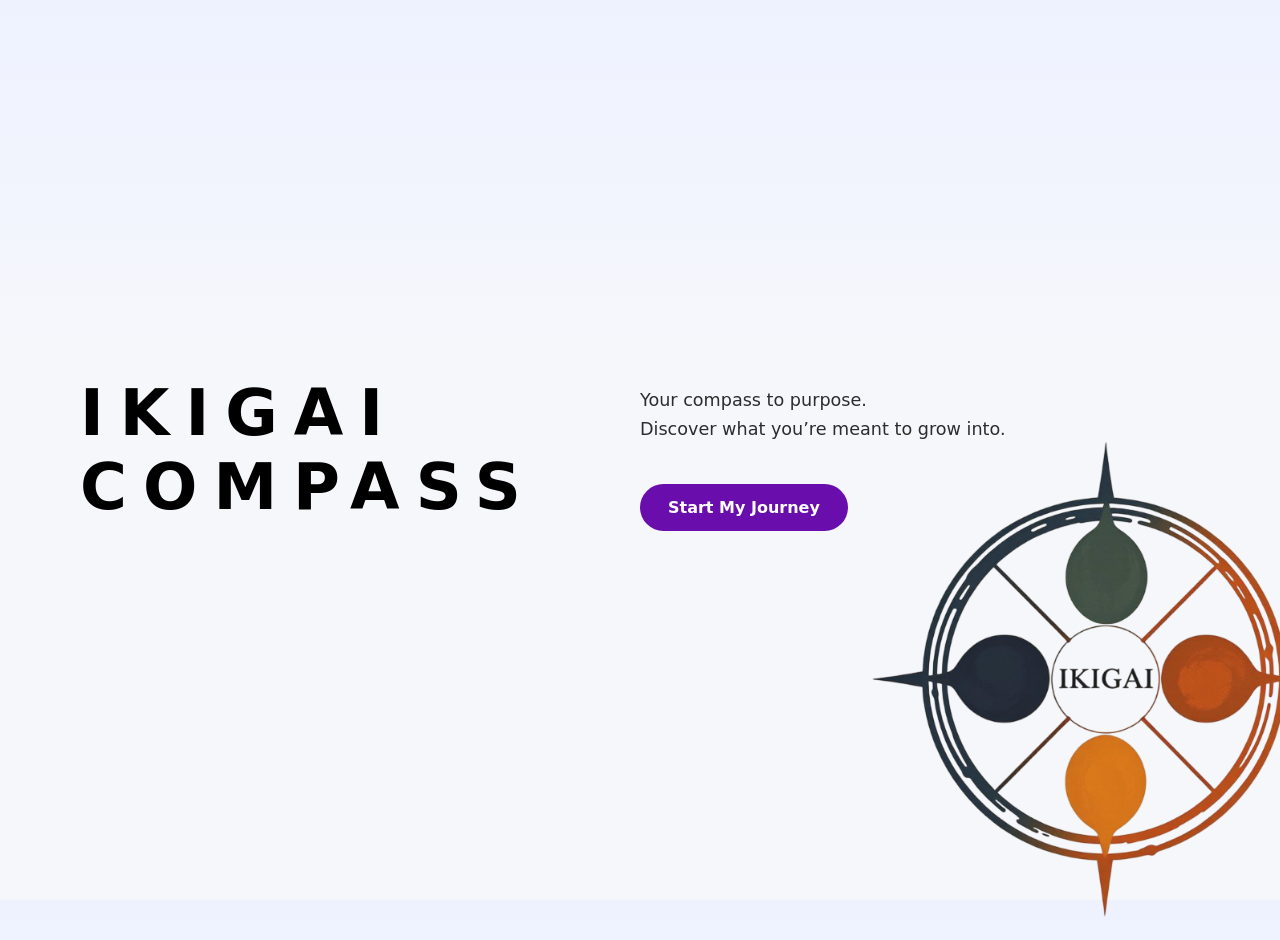
<file: index.html>
<!DOCTYPE html>
<html lang="en">
<head>
    <meta charset="UTF-8">
    <meta name="viewport" content="width=device-width, initial-scale=1.0">
    <title>Ikigai Compass - Welcome</title>
    <link rel="stylesheet" href="style.css">
</head>
<body class="page-index">
    <!-- <h1 class="app-name">IKIGAI COMPASS</h1>
    <p class="tagline">Your compass to purpose. Discover what you’re meant to grow into.</p>
    <a href="onboarding.html" class="btn">Start My Journey</a> -->
    <div class="hero">
  <div class="hero-left">
    <h1 class="logo-text">IKIGAI COMPASS</h1>
  </div>

  <div class="hero-right">
    <p class="hero-tagline">
      Your compass to purpose.<br>
      Discover what you’re meant to grow into.
    </p>

    <a href="onboarding.html" class="hero-btn">
      Start My Journey
    </a>
  </div>
</div>

<img 
  src="assets/ikigai _logo.png" 
  alt="Ikigai Diagram" 
  class="ikigai-bg"
/>

    <script src="script.js"></script>
</body>
</html>
</file>
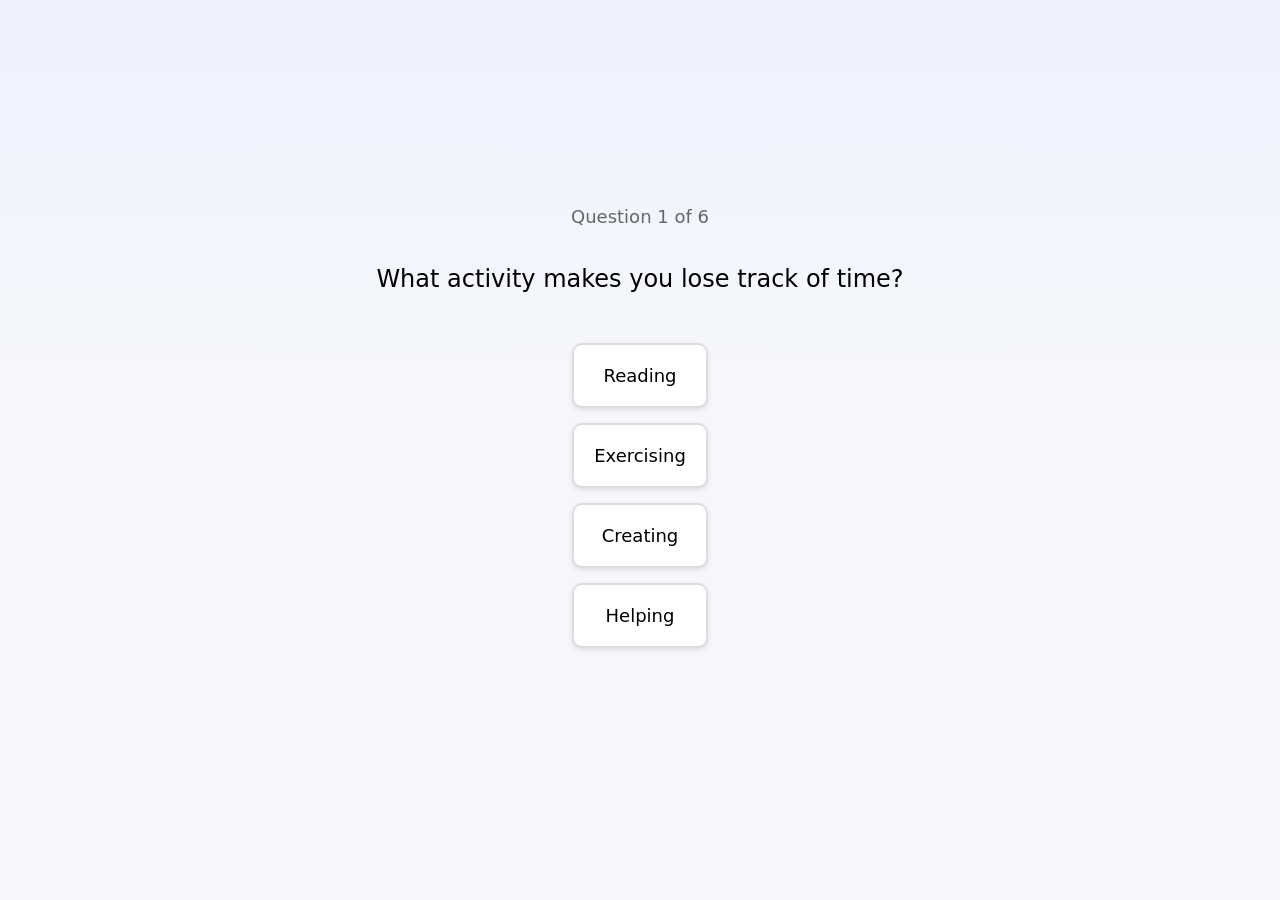
<file: assessment.html>
<!DOCTYPE html>
<html lang="en">
<head>
    <meta charset="UTF-8">
    <meta name="viewport" content="width=device-width, initial-scale=1.0">
    <title>Psychology-Based Reflection</title>
    <link rel="stylesheet" href="style.css">
</head>
<body class="page-assessment">
    <div class="container" id="container">
        <div class="progress" id="progress">Question 1 of 6</div>
        <div class="question" id="question"></div>
        <div class="options" id="options"></div>
        <div class="navigation">
            <button class="back-btn" id="backBtn">Back</button>
            <button class="continue-btn" id="continueBtn">Continue</button>
        </div>
    </div>

    <script src="script.js"></script>
</body>
</html>
</file>
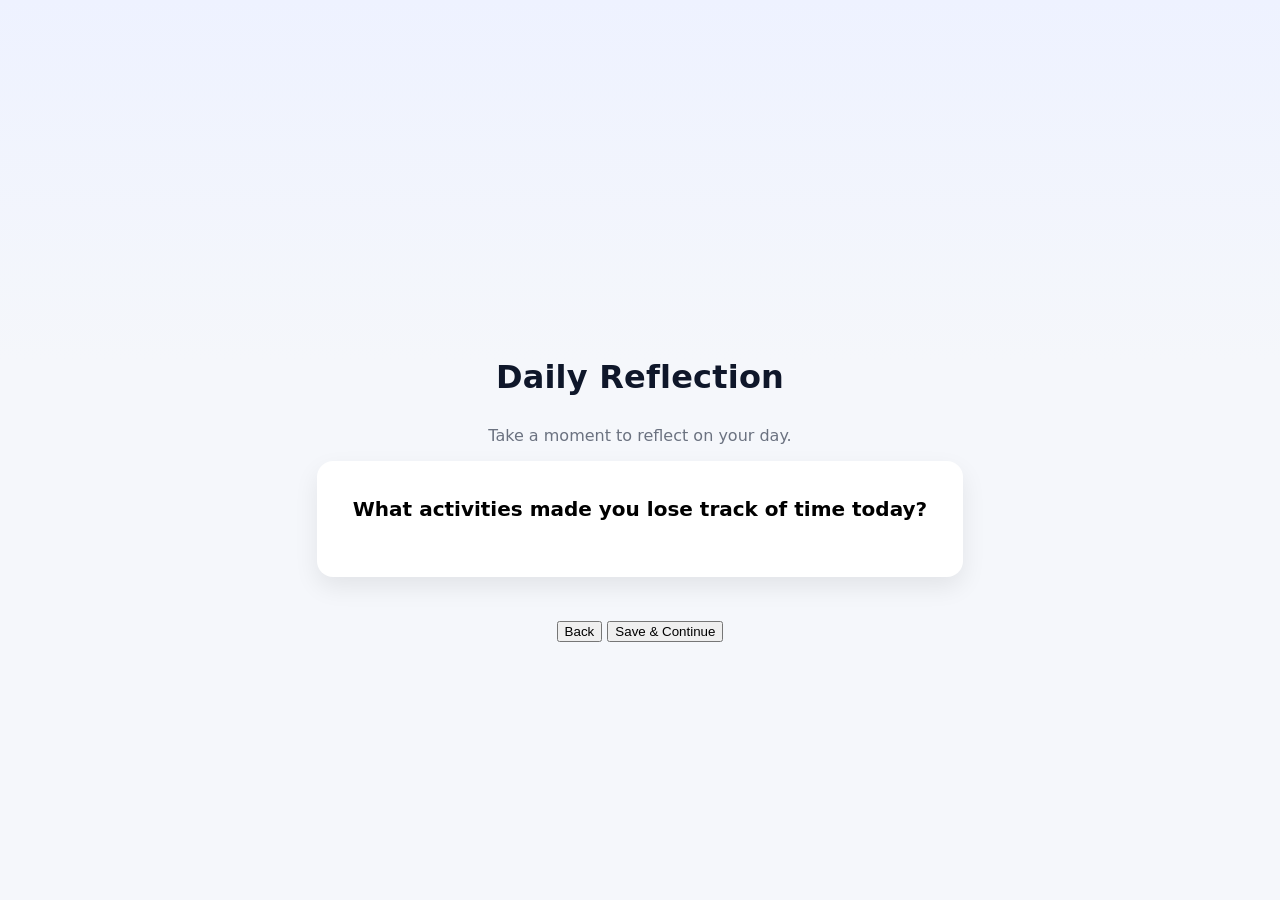
<file: daily.html>
<!DOCTYPE html>
<html lang="en">
<head>
    <meta charset="utf-8" />
    <meta name="viewport" content="width=device-width,initial-scale=1" />
    <title>Thrive Quotient — Daily Reflection</title>
    <link rel="stylesheet" href="style.css">
</head>
<body class="page-daily">
    <main class="container">
        <header class="header">
            <h1 class="heading">Daily Reflection</h1>
            <p class="subtitle">Take a moment to reflect on your day.</p>
        </header>

        <div class="prompt" id="prompt">
            <!-- Prompt will be rendered here -->
        </div>

        <div class="actions">
            <button class="btn btn-secondary" onclick="window.location.href='dashboard.html'">Back</button>
            <button class="btn btn-primary" id="saveBtn" onclick="saveResponse()">Save & Continue</button>
        </div>
    </main>

    <script src="script.js"></script>
</body>
</html>
</file>
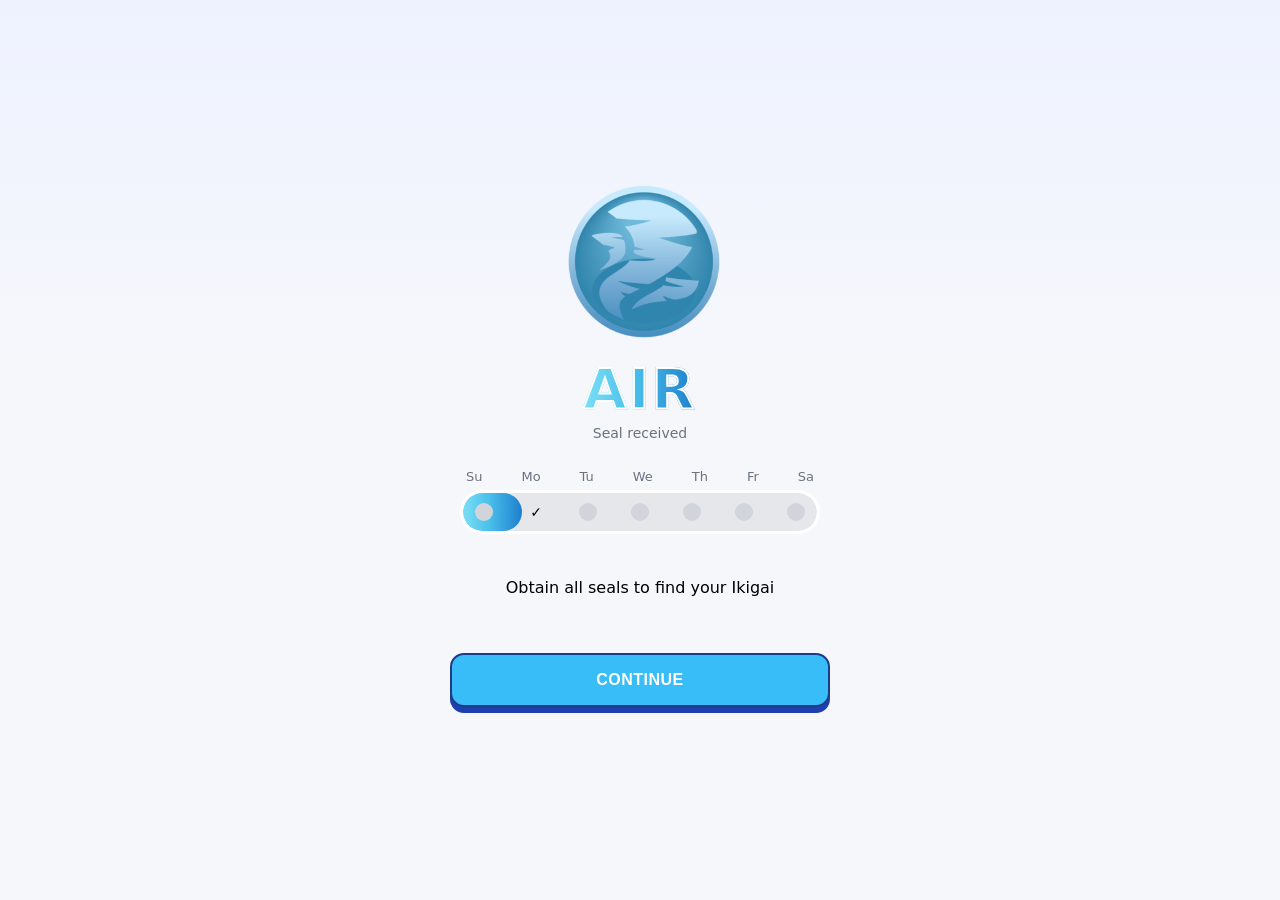
<file: dashboard.html>
<!DOCTYPE html>
<html lang="en">
<head>
  <meta charset="UTF-8" />
  <meta name="viewport" content="width=device-width, initial-scale=1.0"/>
  <title>Thrive Quotient – Streaks</title>
  <link href="https://fonts.googleapis.com/css2?family=Poppins:wght@400;600;700;800&display=swap" rel="stylesheet">
  <link rel="stylesheet" href="style.css" />
</head>
<script src="script.js"></script>

<body>
  <main class="streaks-page">

    <!-- Element Seal -->
    <section class="seal-section">
      <img src="assets/air.png" alt="Element Seal" class="seal-icon" />

      <div class="seal-name">AIR</div>
      <div class="seal-sub">Seal received</div>
    </section>

    <!-- Week Circles -->
    <section class="week-section">
      <div class="week-labels">
        <span>Su</span>
        <span>Mo</span>
        <span>Tu</span>
        <span>We</span>
        <span>Th</span>
        <span>Fr</span>
        <span>Sa</span>
      </div>
       <!-- Progress wrapper -->
  <div class="week-progress">

    <!-- base grey bar -->
    <div class="week-track"></div>

    <!-- gradient bar -->
    <div class="week-fill" id="weekFill"></div>

      <!-- Circles + ticks -->
    <div class="week-circles">
  <div class="day-slot done"><span class="tick">✓</span></div>
  <div class="day-slot done"><span class="tick">✓</span></div>
  <div class="day-slot done"><span class="tick">✓</span></div>
  <div class="day-slot done"><span class="tick">✓</span></div>
  <div class="day-slot "><span class="tick">✓</span></div>
  <div class="day-slot"><span class="tick">✓</span></div>
  <div class="day-slot"><span class="tick">✓</span></div>
</div>

    </section>

    <!-- Motivation Text -->
    <p class="motivation-text">
      Obtain all seals to find your Ikigai
    </p>

    <!-- CTA -->
    <button class="cta-btn" onclick="window.location.href='daily.html'">CONTINUE</button>

  </main>
</body>
</html>
</file>
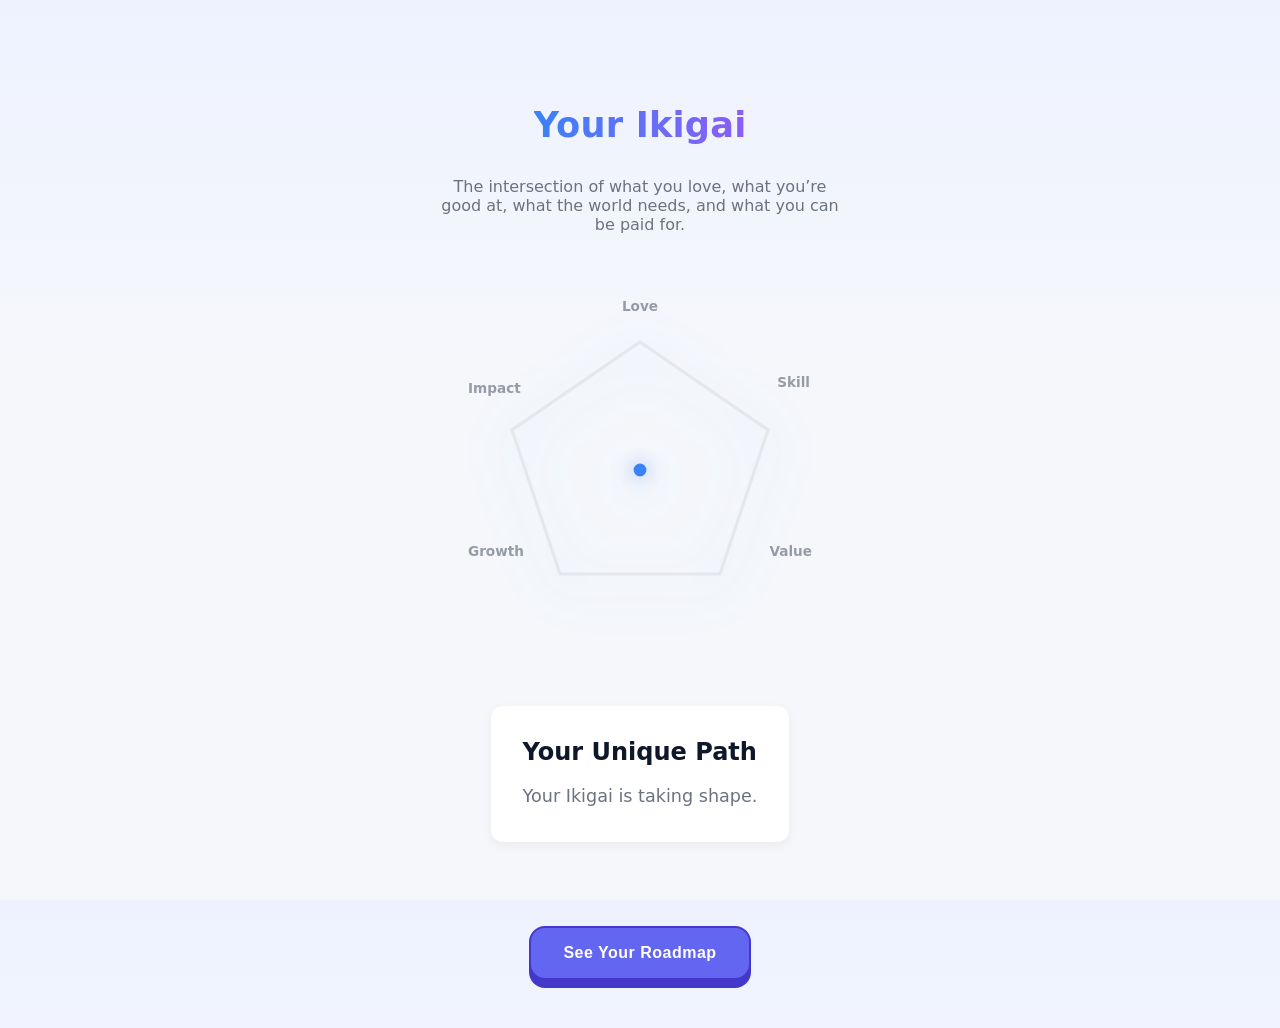
<file: ikigai.html>
<!DOCTYPE html>
<html lang="en">
<head>
    <meta charset="utf-8" />
    <meta name="viewport" content="width=device-width,initial-scale=1" />
    <title>Thrive Quotient — Your Ikigai</title>
    <link rel="stylesheet" href="style.css">
</head>
<body class="page-ikigai">
    <main class="container">
        <header class="header">
            <h1 class="heading">Your Ikigai</h1>
            <p class="subtitle">The intersection of what you love, what you’re good at, what the world needs, and what you can be paid for.</p>
        </header>

       <div class="ikigai-stats">

  <svg viewBox="0 0 200 200" class="stats-chart">

    <!-- Grid -->
    <polygon points="100,20 180,75 150,165 50,165 20,75" class="stats-bg"/>
    <polygon
    id="ikigaiFill"
    points="100,100 100,100 100,100 100,100 100,100"
    class="stats-fill animated"
    fill="url(#ikigaiGradient)"/>


    <!-- Center -->
    <circle cx="100" cy="100" r="4" class="stats-center"/>

    <defs>
  <linearGradient id="ikigaiGradient" x1="0%" y1="0%" x2="100%" y2="100%">
    <stop offset="0%" stop-color="#3b82f6"/>
    <stop offset="50%" stop-color="#f472b6"/>
    <stop offset="100%" stop-color="#8b5cf6"/>
  </linearGradient>
</defs>

  </svg>

  <!-- Labels + floating hints -->

<div class="stats-label top" data-dim="LOVE" data-tip="What you genuinely enjoy doing">Love</div>
<div class="stats-label top-right" data-dim="SKILL" data-tip="Your abilities and strengths">Skill</div>
<div class="stats-label bottom-right" data-dim="VALUE" data-tip="What creates real-world value">Value</div>
<div class="stats-label bottom-left" data-dim="GROWTH" data-tip="How you evolve over time">Growth</div>
<div class="stats-label top-left" data-dim="IMPACT" data-tip="Your effect on others">Impact</div>



</div>
        <div class="reveal">
            <div class="reveal-title">Your Unique Path</div>
            <div class="reveal-text" id="ikigaiText">
                Based on your reflections, your Ikigai lies at the intersection of your passions and skills. Continue exploring to fully uncover it.
            </div>
        </div>

        <button class="continue-btn" onclick="window.location.href='path.html'">See Your Roadmap</button>
    </main>

    <script src="script.js"></script>
</body>
</html>
</file>
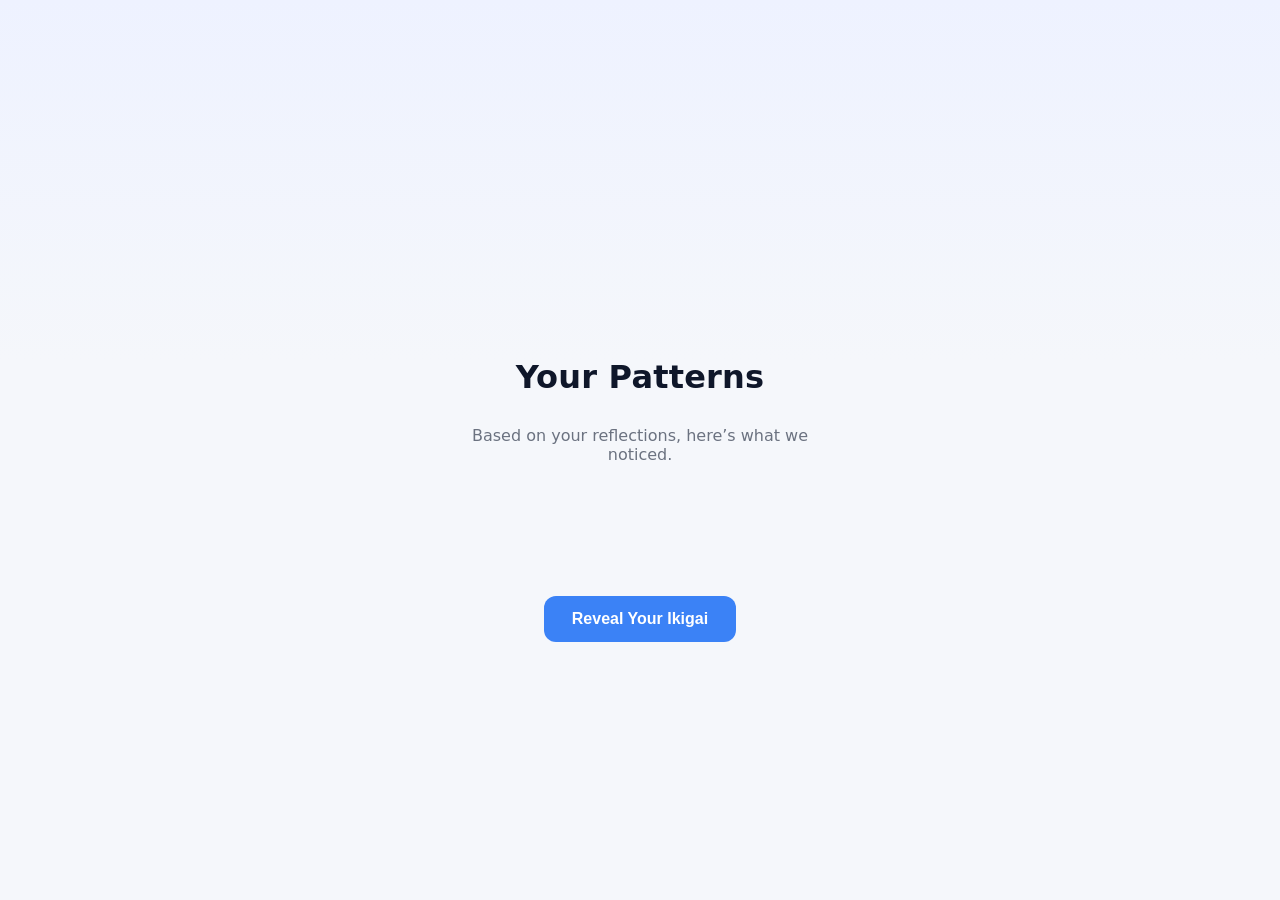
<file: insights.html>
<!DOCTYPE html>
<html lang="en">
<head>
    <meta charset="utf-8" />
    <meta name="viewport" content="width=device-width,initial-scale=1" />
    <title>Thrive Quotient — Pattern Insights</title>
    <link rel="stylesheet" href="style.css">
</head>
<body class="page-insights">
    <main class="container">
        <header class="header">
            <h1 class="heading">Your Patterns</h1>
            <p class="subtitle">Based on your reflections, here’s what we noticed.</p>
        </header>

        <div class="insights-grid" id="insights">
            <!-- Insights will be rendered here -->
        </div>

        <button class="continue-btn" onclick="window.location.href='ikigai.html'">Reveal Your Ikigai</button>
    </main>

    <script src="script.js"></script>
</body>
</html>
</file>
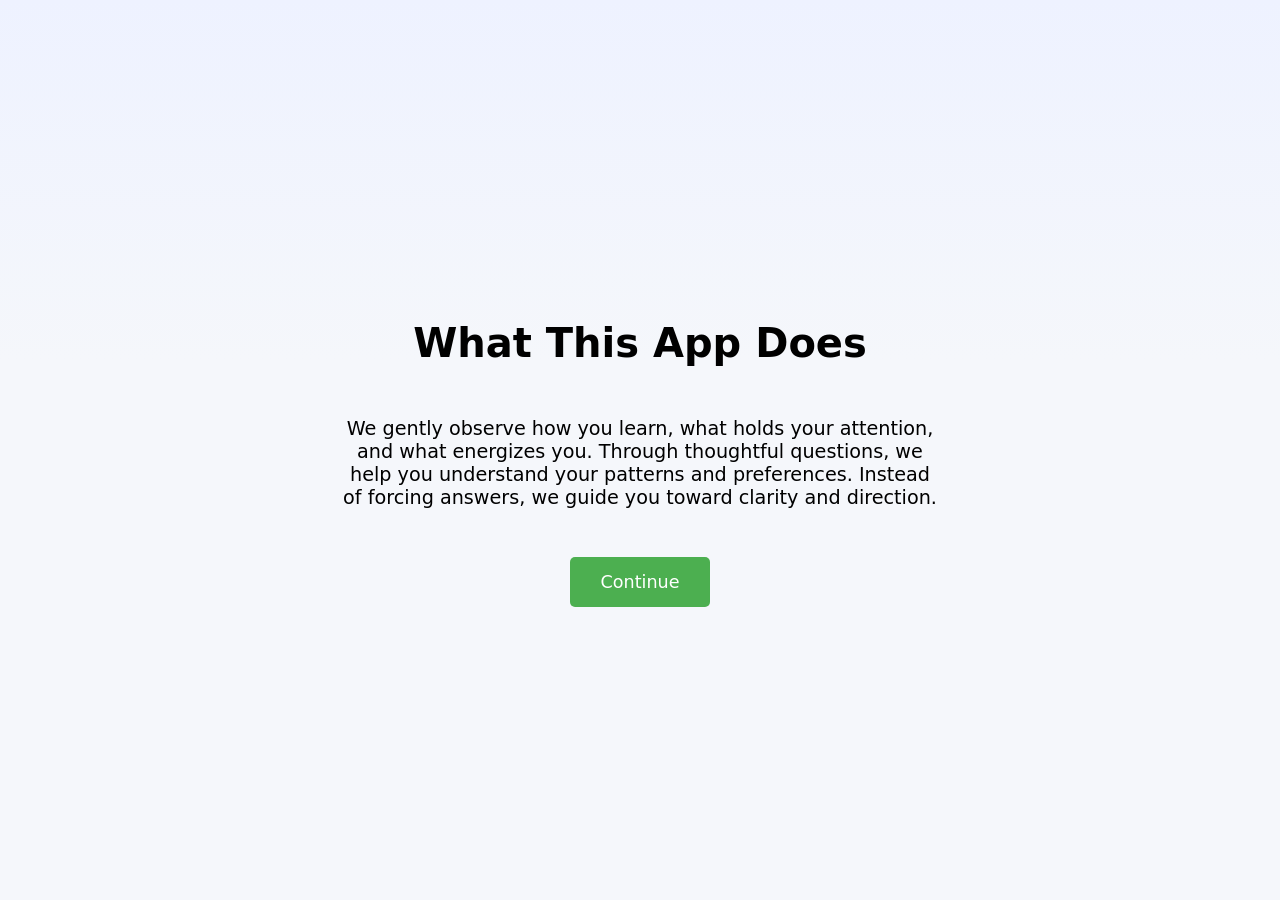
<file: onboarding.html>
<!DOCTYPE html>
<html lang="en">
<head>
    <meta charset="utf-8" />
    <meta name="viewport" content="width=device-width,initial-scale=1" />
    <title>Onboarding Explanation</title>
    <link rel="stylesheet" href="style.css">
</head>
<body class="page-onboarding">
    <div class="container">
        <h1>What This App Does</h1>
        <p>We gently observe how you learn, what holds your attention, and what energizes you. Through thoughtful questions, we help you understand your patterns and preferences. Instead of forcing answers, we guide you toward clarity and direction.</p>
        <a href="survey.html" class="button">Continue</a>
    </div>
    <script src="script.js"></script>
</body>
</html>
</file>
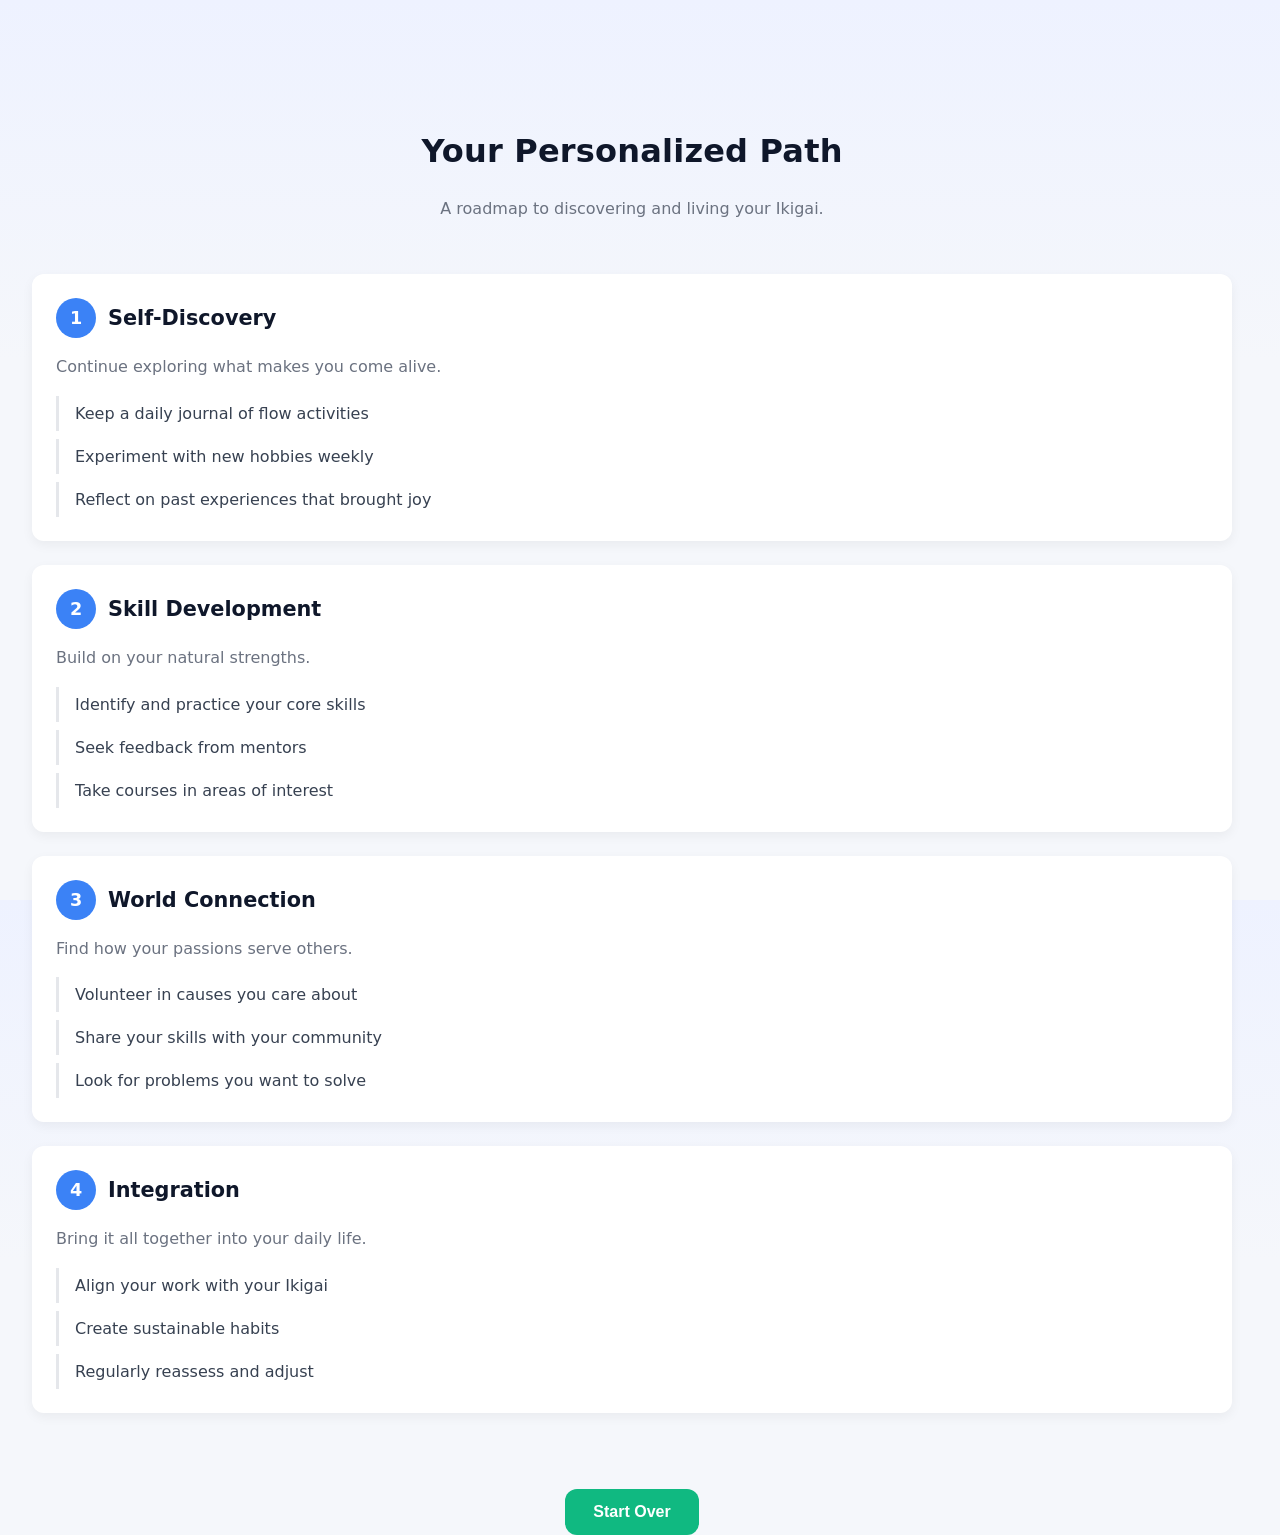
<file: path.html>
<!DOCTYPE html>
<html lang="en">
<head>
    <meta charset="utf-8" />
    <meta name="viewport" content="width=device-width,initial-scale=1" />
    <title>Thrive Quotient — Your Path</title>
    <link rel="stylesheet" href="style.css">
</head>
<body class="page-path">
    <main class="container">
        <header class="header">
            <h1 class="heading">Your Personalized Path</h1>
            <p class="subtitle">A roadmap to discovering and living your Ikigai.</p>
        </header>

        <div class="roadmap">
            <div class="phase">
                <div class="phase-header">
                    <div class="phase-number">1</div>
                    <div class="phase-title">Self-Discovery</div>
                </div>
                <div class="phase-description">Continue exploring what makes you come alive.</div>
                <ul class="phase-steps">
                    <li>Keep a daily journal of flow activities</li>
                    <li>Experiment with new hobbies weekly</li>
                    <li>Reflect on past experiences that brought joy</li>
                </ul>
            </div>

            <div class="phase">
                <div class="phase-header">
                    <div class="phase-number">2</div>
                    <div class="phase-title">Skill Development</div>
                </div>
                <div class="phase-description">Build on your natural strengths.</div>
                <ul class="phase-steps">
                    <li>Identify and practice your core skills</li>
                    <li>Seek feedback from mentors</li>
                    <li>Take courses in areas of interest</li>
                </ul>
            </div>

            <div class="phase">
                <div class="phase-header">
                    <div class="phase-number">3</div>
                    <div class="phase-title">World Connection</div>
                </div>
                <div class="phase-description">Find how your passions serve others.</div>
                <ul class="phase-steps">
                    <li>Volunteer in causes you care about</li>
                    <li>Share your skills with your community</li>
                    <li>Look for problems you want to solve</li>
                </ul>
            </div>

            <div class="phase">
                <div class="phase-header">
                    <div class="phase-number">4</div>
                    <div class="phase-title">Integration</div>
                </div>
                <div class="phase-description">Bring it all together into your daily life.</div>
                <ul class="phase-steps">
                    <li>Align your work with your Ikigai</li>
                    <li>Create sustainable habits</li>
                    <li>Regularly reassess and adjust</li>
                </ul>
            </div>
        </div>

        <button class="restart-btn" onclick="window.location.href='index.html'">Start Over</button>
    </main>

    <script src="script.js"></script>
</body>
</html>
</file>
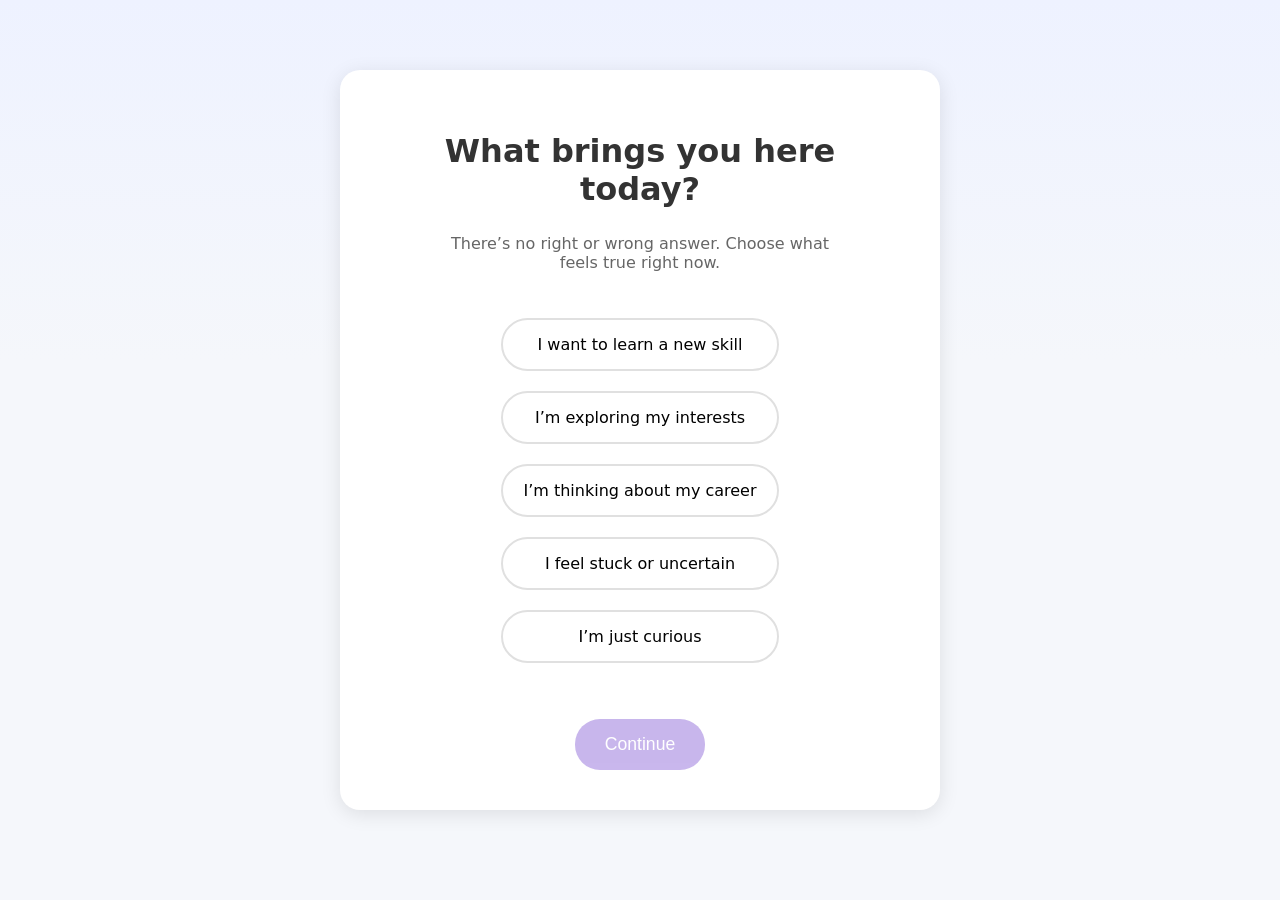
<file: survey.html>
<!DOCTYPE html>
<html lang="en">
<head>
    <meta charset="UTF-8">
    <meta name="viewport" content="width=device-width, initial-scale=1.0">
    <title>User Intent Selection</title>
    <link rel="stylesheet" href="style.css">
</head>
<body class="page-survey">
    <div class="container">
        <h1>What brings you here today?</h1>
        <p class="subtitle">There’s no right or wrong answer. Choose what feels true right now.</p>
        <div class="intent-grid">
            <div class="intent-card" data-intent="learn-skill">I want to learn a new skill</div>
            <div class="intent-card" data-intent="explore-interests">I’m exploring my interests</div>
            <div class="intent-card" data-intent="career">I’m thinking about my career</div>
            <div class="intent-card" data-intent="stuck">I feel stuck or uncertain</div>
            <div class="intent-card" data-intent="curious">I’m just curious</div>
        </div>
        <button class="continue-btn" id="continueBtn" disabled>Continue</button>
    </div>

    <script src="script.js"></script>
</body>
</html>
</file>
<file: style.css>
/* Index Page Styles */
/* .page-index body {
    margin: 0;
    padding: 0;
    height: 100vh;
    display: flex;
    flex-direction: column;
    justify-content: center;
    align-items: center;
    background: linear-gradient(135deg, #e0c3fc 0%, #8ec5fc 100%);
    font-family: Arial, sans-serif;
    color: #333;
}

.page-index .app-name {
    font-size: 3rem;
    font-weight: bold;
    letter-spacing: 0.2em;
    margin-bottom: 10px;
    opacity: 0;
    animation: fadeIn 1s ease-in-out 0.5s forwards;
}

.page-index .tagline {
    font-size: 1.2rem;
    text-align: center;
    margin-bottom: 40px;
    opacity: 0;
    animation: fadeIn 1s ease-in-out 1s forwards;
}

.page-index .btn {
    display: inline-block;
    padding: 15px 30px;
    background-color: #6a0dad;
    color: white;
    text-decoration: none;
    border-radius: 25px;
    font-size: 1rem;
    transition: background-color 0.3s ease;
    opacity: 0;
    animation: fadeIn 1s ease-in-out 1.5s forwards;
}

.page-index .btn:hover {
    background-color: #5a0b9a;
}

@keyframes fadeIn {
    to {
        opacity: 1;
    }
}

@media (max-width: 768px) {
    .page-index .app-name {
        font-size: 2rem;
        letter-spacing: 0.1em;
    }
    .page-index .tagline {
        font-size: 1rem;
    }
    .page-index .btn {
        padding: 12px 24px;
        font-size: 1rem;
    }
} */

/* ================================
   INDEX HERO – IKIGAI STYLE
================================ */

.page-index body{
    overflow: hidden;
}

/* Main hero layout */
.page-index .hero{
    position: relative;
    z-index: 2;
    width: 100%;
    max-width: 1200px;
    display: grid;
    grid-template-columns: 1fr 1fr;
    align-items: center;
    padding: 0 40px;
}

/* Left text (IKIGAI COMPASS) */
.page-index .hero-left .logo-text{
    font-size: 4rem;
    font-weight: 800;
    letter-spacing: 0.25em;
    color: #000;
}

/* Right content */
.page-index .hero-right{
    display: flex;
    flex-direction: column;
    gap: 24px;
    max-width: 420px;
}

.page-index .hero-tagline{
    font-size: 1.1rem;
    line-height: 1.6;
    color: #2d2d2d;
}

/* CTA button */
.page-index .hero-btn{
    align-self: flex-start;
    padding: 14px 28px;
    background: #6a0dad;
    color: white;
    text-decoration: none;
    border-radius: 30px;
    font-weight: 600;
    transition: transform 0.2s ease, box-shadow 0.2s ease;
}

.page-index .hero-btn:hover{
    transform: translateY(-2px);
    box-shadow: 0 10px 25px rgba(106,13,173,0.3);
}

/* Ikigai diagram background image */
.page-index .ikigai-bg{
    position: absolute;
    right: -80px;
    bottom: -40px;
    width: 520px;
    opacity: 0.9;
    z-index: 1;
}

/* Responsive */
@media (max-width: 900px){
    .page-index .hero{
        grid-template-columns: 1fr;
        gap: 40px;
    }

    .page-index .ikigai-bg{
        position: static;
        width: 100%;
        margin-top: 40px;
    }
}


/* Onboarding Page Styles */
.page-onboarding body {
    margin: 0;
    height: 100vh;
    background: linear-gradient(135deg, #f5f7fa 0%, #c3cfe2 100%);
    display: flex;
    align-items: center;
    justify-content: center;
    font-family: 'Arial', sans-serif;
    color: #333;
    overflow: hidden;
}
.page-onboarding .container {
    text-align: center;
    animation: fadeIn 1.5s ease-out;
}
.page-onboarding h1 {
    font-size: 2.5em;
    margin-bottom: 1rem;
}
.page-onboarding p {
    font-size: 1.2em;
    margin-bottom: 2rem;
    max-width: 600px;
}
.page-onboarding .button {
    background-color: #4CAF50;
    color: white;
    border: none;
    padding: 15px 30px;
    font-size: 1.1em;
    border-radius: 5px;
    cursor: pointer;
    text-decoration: none;
    display: inline-block;
    transition: background-color 0.3s;
}
.page-onboarding .button:hover {
    background-color: #45a049;
}

/* Survey Page Styles */
.page-survey body {
    margin: 0;
    padding: 0;
    font-family: 'Arial', sans-serif;
    background-color: #f8f9fa;
    color: #333;
    display: flex;
    align-items: center;
    justify-content: center;
    min-height: 100vh;
    padding: 20px;
    box-sizing: border-box;
}
.page-survey .container {
    max-width: 600px;
    width: 100%;
    text-align: center;
    padding: 40px;
    background-color: #ffffff;
    border-radius: 20px;
    box-shadow: 0 4px 20px rgba(0, 0, 0, 0.1);
    margin-bottom: 20px;
}
.page-survey h1 {
    font-size: 2rem;
    margin-bottom: 10px;
    color: #333;
}
.page-survey .subtitle {
    font-size: 1rem;
    color: #666;
    margin-bottom: 30px;
}
.page-survey .intent-grid {
    display: grid;
    grid-template-columns: repeat(auto-fit, minmax(200px, 1fr));
    gap: 20px;
    margin-bottom: 40px;
}
.page-survey .intent-card {
    padding: 15px 20px;
    border: 2px solid #e0e0e0;
    border-radius: 50px;
    background-color: #ffffff;
    cursor: pointer;
    transition: all 0.3s ease;
    font-size: 1rem;
    text-align: center;
    user-select: none;
}
.page-survey .intent-card.selected {
    background-color: #e6e6fa;
    border-color: #9370db;
    color: #4b0082;
}
.page-survey .continue-btn {
    background-color: #9370db;
    color: white;
    border: none;
    padding: 15px 30px;
    font-size: 1.1rem;
    border-radius: 25px;
    cursor: pointer;
    transition: background-color 0.3s ease;
}
.page-survey .continue-btn:hover {
    background-color: #7b68ee;
}
.page-survey .continue-btn:disabled {
    opacity: 0.5;
    cursor: not-allowed;
}

@media (max-width:768px){
  .page-survey .intent-card{
    padding:18px 22px;
  }
}


/* Assessment Page Styles */
.page-assessment body {
    margin: 0;
    padding: 0;
    font-family: 'Arial', sans-serif;
    background-color: #f9f9f9;
    color: #333;
    display: flex;
    justify-content: center;
    align-items: center;
    height: 100vh;
    overflow: hidden;
}
.page-assessment .container {
    width: 100%;
    max-width: 600px;
    padding: 20px;
    text-align: center;
    transition: opacity 0.5s ease;
}
.page-assessment .progress {
    font-size: 18px;
    margin-bottom: 20px;
    color: #666;
}
.page-assessment .question {
    font-size: 24px;
    margin-bottom: 30px;
    line-height: 1.4;
}
.page-assessment .options {
    display: flex;
    flex-direction: column;
    gap: 15px;
}
.page-assessment .option {
    background-color: #fff;
    border: 2px solid #ddd;
    border-radius: 10px;
    padding: 20px;
    font-size: 18px;
    cursor: pointer;
    transition: all 0.3s ease;
    box-shadow: 0 2px 5px rgba(0,0,0,0.1);
}
.page-assessment .option:hover {
    border-color: #b19cd9;
}
.page-assessment .option.selected {
    background-color: #e6e6fa;
    border-color: #b19cd9;
    color: #6a5acd;
}
.page-assessment .navigation {
    margin-top: 30px;
}
.page-assessment .back-btn, .page-assessment .continue-btn {
    background-color: #b19cd9;
    color: white;
    border: none;
    padding: 10px 20px;
    font-size: 16px;
    border-radius: 5px;
    cursor: pointer;
    margin: 0 10px;
    transition: background-color 0.3s ease;
}
.page-assessment .back-btn:hover, .page-assessment .continue-btn:hover {
    background-color: #9b87c3;
}
.page-assessment .continue-btn {
    display: none;
}
.page-assessment .fade-out {
    opacity: 0;
}

/* Professional Design System */
:root{
    --bg:#f5f7fb;
    --card:#ffffff;
    --muted:#6b7280;
    --accent:#3b82f6;
    --accent-600:#2563eb;
    --success:#10b981;
    --warning:#f59e0b;
    --current:#8b5cf6;
    --not-started:#d1d5db;
    --radius:12px;
    --max-width:1200px;
    --gap:16px;
    font-family: Inter, system-ui, -apple-system, "Segoe UI", Roboto, "Helvetica Neue", Arial;
    color-scheme: light;
}

*{box-sizing:border-box}
html,body{height:100%; margin:0}
body{
    background:linear-gradient(180deg,#eef2ff 0%,var(--bg) 40%);
    display:flex;
    align-items:center;
    justify-content:center;
    padding:32px;
    -webkit-font-smoothing:antialiased;
    -moz-osx-font-smoothing:grayscale;
}

.container{
    width:100%;
    max-width:var(--max-width);
    display:flex;
    flex-direction:column;
    gap:var(--gap);
    align-items:center;
    text-align:center;
}

.header{
    display:flex;
    flex-direction:column;
    gap:8px;
    align-items:center;
}

.heading{
    margin-top: 100px; 
    font-size:2rem;
    letter-spacing:0.2px;
    color:#0f172a;
}

.page-ikigai .heading{
  margin-top:48px;   /* ← was too large / conflicting */
  font-size:2.2rem;
  font-weight:800;
  background:linear-gradient(
    90deg,
    var(--ikigai-skill),
    var(--ikigai-impact)
  );
  -webkit-background-clip:text;
  background-clip:text;
  -webkit-text-fill-color:transparent;
}

.page-ikigai .container{
  padding-top:24px;
}


.subtitle{
    margin:0;
    color:var(--muted);
    font-size:1rem;
    max-width:400px;
}

/* Dashboard specific */
.page-dashboard .timeline{
    display:flex;
    gap:24px;
    justify-content:center;
    flex-wrap:wrap;
    margin:40px 0;
}

.page-dashboard .day{
    display:flex;
    flex-direction:column;
    align-items:center;
    gap:8px;
    cursor:pointer;
    transition:transform 0.1s ease;
}
.page-dashboard .day:hover{transform:translateY(-2px)}
.page-dashboard .day-circle{
    width:60px;
    height:60px;
    border-radius:50%;
    display:flex;
    align-items:center;
    justify-content:center;
    font-weight:600;
    font-size:1.1rem;
    color:white;
    box-shadow:0 4px 12px rgba(0,0,0,0.1);
}
.page-dashboard .day-label{
    font-size:0.9rem;
    color:#0f172a;
    font-weight:500;
}

.page-dashboard .day.not-started .day-circle{background:var(--not-started)}
.page-dashboard .day.in-progress .day-circle{background:var(--warning)}
.page-dashboard .day.completed .day-circle{background:var(--success)}
.page-dashboard .day.current .day-circle{background:var(--current); animation:pulse 2s infinite}

@keyframes pulse{
    0%,100%{opacity:1; transform:scale(1)}
    50%{opacity:0.8; transform:scale(1.05)}
}

.page-dashboard .continue-btn{
    padding:14px 28px;
    border-radius:12px;
    border:0;
    background:var(--accent);
    color:white;
    font-weight:600;
    font-size:1rem;
    cursor:pointer;
    transition:background 0.2s ease;
    margin-top:20px;
}
.page-dashboard .continue-btn:hover{background:var(--accent-600)}

.page-dashboard .optional-text{
    margin-top:16px;
    color:var(--muted);
    font-size:0.9rem;
}
/* ================================
   DASHBOARD ADDITIONS (APPENDED)
================================ */
* .page-dashboard{
  box-sizing:border-box;
  font-family:'Poppins', system-ui, -apple-system, "Segoe UI", Roboto, Arial, sans-serif;
}

/* body{
  margin:0;
  min-height:100vh;
  background:#272728;
  display:flex;
  align-items:center;
  justify-content:center;
} */

.streaks-page{
  width:100%;
  max-width:420px;
  padding:32px 20px 40px;
  display:flex;
  flex-direction:column;
  align-items:center;
  text-align:center;
  gap:28px;
}

/* Seal */
.seal-section{
  display:flex;
  flex-direction:column;
  align-items:center;
}

.seal-icon{
  width:160px;
  height:auto;
  margin-bottom:12px;
}

/* Gradient text (inspired by seal colors) */
.gradient-text{
  background:linear-gradient(180deg,#38bdf8,#0ea5e9,#0369a1);
  -webkit-background-clip:text;
  background-clip:text;
  -webkit-text-fill-color:transparent;
}

.seal-name{
  font-size:56px;
  font-weight:800;
  letter-spacing:2px;
  background: linear-gradient(
    90deg,
    #7BDFF6 0%,
    #49BFEB 45%,
    #1D7FCC 100%
  );

  -webkit-background-clip: text;
  background-clip: text;
  -webkit-text-fill-color: transparent;
  -webkit-text-stroke: 2px #ffffff;
}


.seal-sub{
  font-size:14px;
  font-weight:500;
  color:#6b7280;
  margin-top:4px;
}
/* CTA Button  */
.cta-btn{
  margin-top:12px;
  width:100%;
  padding:16px 0;
  border-radius:14px;
  border:2px solid #1e3a8a; /* dark blue */
  background:#38bdf8;
  color:#ffffff;
  font-size:16px;
  font-weight:700;
  letter-spacing:0.5px;
  cursor:pointer;
  box-shadow:0 6px 0 #1e40af;
}

.cta-btn:active{
  transform:translateY(3px);
  box-shadow:0 3px 0 #1e40af;
}

.week-section{
  width:100%;
  max-width:360px;
}

/* labels */
.week-labels{
  display:flex;
  justify-content:space-between;
  padding:0 6px 6px;
  font-size:13px;
  font-weight:500;
  color:#6b7280;
}

/* progress container */
.week-progress{
  position:relative;
  height:44px;
  background:#ffffff;
  border-radius:999px;
  overflow:hidden;
  border:3px solid #ffffff;   /* ← BORDER MOVED HERE */
}

/* base grey bar */
.week-track{
  position:relative;
  width:100%;
  height:100%;
  background:#e5e7eb;
  border-radius:999px;
  overflow:hidden; 
}

/* gradient bar */
.week-fill{
  position:absolute;
  top:0;
  left:0;
  height:100%;
  width:0%;
  border-radius:999px;

  background:linear-gradient(
    90deg,
    #7BDFF6 0%,
    #49BFEB 45%,
    #1D7FCC 100%
  );

  transition:width 1.3s ease;
  z-index:1;
}

/* circles + ticks layer */
.week-circles{
  position:absolute;
  inset:0;
  z-index:2;
  display:flex;
  align-items:center;
  justify-content:space-between;
  padding:0 12px;
}

/* day circle */
.day-slot{
  width:18px;
  height:18px;
  border-radius:50%;
  background:#d1d5db;
  position:relative;
  transition:opacity 0.4s ease;
}

/* tick */
.day-slot .tick{
  position:absolute;
  inset:0;
  display:flex;
  align-items:center;
  justify-content:center;
  font-size:14px;
  font-weight:700;
  color:#000;
  opacity:0;
  transition:opacity 0.4s ease;
}

/* completed */
.day-slot.done{
  background:transparent;
}

.day-slot.done .tick{
  opacity:1;
}

/* ================================
   DAILY PAGE – STREAK-STYLE DESIGN
================================ */

/* Hero-style header */
.page-daily .daily-hero{
    margin-bottom:20px;
}

.page-daily .daily-icon{
    font-size:3rem;
    margin-bottom:8px;
}

/* Card emphasis (streak-like feel) */
.page-daily .prompt{
    background:var(--card);
    border-radius:16px;
    padding:36px;
    box-shadow:0 10px 25px rgba(0,0,0,0.08);
}

/* Question prominence */
.page-daily .prompt-question{
    font-size:1.25rem;
    font-weight:700;
    margin-bottom:20px;
}

/* Options feel like selectable tiles */
.page-daily .option{
    padding:18px;
    border-radius:12px;
    font-size:1rem;
}

/* Selected = warm highlight (not aggressive) */
.page-daily .option.selected{
    background:#fff7ed;
    border-color:#f59e0b;
    color:#92400e;
}

/* Actions spacing like streak card */
.page-daily .actions{
    margin-top:28px;
}


/* Insights specific */
.page-insights .insights-grid{
    display:grid;
    grid-template-columns:repeat(auto-fit, minmax(300px, 1fr));
    gap:24px;
    margin:40px 0;
    width:100%;
}

.page-insights .insight-card{
    background:var(--card);
    border-radius:var(--radius);
    padding:24px;
    box-shadow:0 4px 12px rgba(0,0,0,0.05);
    text-align:left;
    opacity:0;
    transform:translateY(20px);
    animation:fadeInUp 0.6s ease forwards;
}
.page-insights .insight-card:nth-child(1){animation-delay:0.1s}
.page-insights .insight-card:nth-child(2){animation-delay:0.2s}
.page-insights .insight-card:nth-child(3){animation-delay:0.3s}
.page-insights .insight-card:nth-child(4){animation-delay:0.4s}

@keyframes fadeInUp{
    to{opacity:1; transform:translateY(0)}
}

.page-insights .insight-title{
    font-size:1.2rem;
    font-weight:600;
    color:#0f172a;
    margin-bottom:12px;
}
.page-insights .insight-text{
    color:var(--muted);
    line-height:1.6;
}

.page-insights .continue-btn{
    padding:14px 28px;
    border-radius:12px;
    border:0;
    background:var(--accent);
    color:white;
    font-weight:600;
    font-size:1rem;
    cursor:pointer;
    transition:background 0.2s ease;
    margin-top:20px;
}
.page-insights .continue-btn:hover{background:var(--accent-600)}


.page-ikigai .container{
    max-width:800px;
    margin-left: auto;
    margin-right: auto;
    padding-bottom: 48px;

}

/* ================================
   IKIGAI – PENTAGON STATS CHART
================================ */

/* SAFETY: prevent any legacy compass */
.page-ikigai .compass{
  display:none !important;
}

.page-ikigai .ikigai-stats{
    position: relative;
    width: 320px;
    height: 320px;
    margin: 60px auto 20px;
}

.page-ikigai .stats-chart{
    width: 100%;
    height: 100%;
    animation: ikigaiBreathe 6s ease-in-out infinite;
}

@keyframes ikigaiBreathe{
    0%   { transform: scale(1); }
    50%  { transform: scale(1.04); }
    100% { transform: scale(1); }
}


/* Outer pentagon */
.page-ikigai .stats-bg{
    fill: none;
    stroke: #e5e7eb;
    stroke-width: 2;
}

/* Inner stat area */
.page-ikigai .stats-fill{
  fill: linear-gradient(
    135deg,
    var(--ikigai-skill),
    var(--ikigai-love),
    var(--ikigai-impact)
  );
  stroke: var(--ikigai-skill);
  stroke-width: 2;
  opacity: 0;
  animation: statReveal 1.2s ease forwards;
}


@keyframes statReveal{
    from{
        opacity: 0;
        transform: scale(0.92);
        transform-origin: center;
    }
    to{
        opacity: 1;
        transform: scale(1);
    }
}


/* Center dot */
.page-ikigai .stats-center{
    fill: #3b82f6;
    filter: drop-shadow(0 0 6px rgba(59,130,246,0.6));
    animation: corePulse 3s ease-in-out infinite;
}

@keyframes corePulse{
    0%,100%{
        filter: drop-shadow(0 0 6px rgba(59,130,246,0.5));
    }
    50%{
        filter: drop-shadow(0 0 14px rgba(59,130,246,0.9));
    }
}
/* Guide rings */
.page-ikigai .stats-guide{
    fill: none;
    stroke: rgba(203,213,225,0.6);
    stroke-width: 1;
}

.page-ikigai .axis-line{
    stroke: rgba(148,163,184,0.4);
    stroke-width: 1;
}


/* Labels */
.page-ikigai .stats-label{
    position: absolute;
    font-size: 0.85rem;
    font-weight: 600;
    color: #374151;
    white-space: nowrap;
}

.page-ikigai .stats-label{
    opacity: 0.5;
    transition: opacity 0.3s ease, transform 0.3s ease;
}


.page-ikigai .stats-label.bottom-right{
    bottom: 22%;
    right: -12px;
}

.page-ikigai .stats-label.bottom-left{
    bottom: 22%;
    left: -12px;
}

.page-ikigai .stats-label.top-left{
    top: 22%;
    left: -12px;
}

.page-ikigai .stats-label.active{
  opacity:1;
  color:#2563eb;
  font-weight:700;
  transform:scale(1.08);
}

.stats-label[data-dim="LOVE"].active{
  color:var(--ikigai-love);
}
.stats-label[data-dim="SKILL"].active{
  color:var(--ikigai-skill);
}
.stats-label[data-dim="VALUE"].active{
  color:var(--ikigai-value);
}
.stats-label[data-dim="GROWTH"].active{
  color:var(--ikigai-growth);
}
.stats-label[data-dim="IMPACT"].active{
  color:var(--ikigai-impact);
}


.page-ikigai .reveal{
    background:var(--card);
    border-radius:var(--radius);
    padding:32px;
    box-shadow:0 4px 12px rgba(0,0,0,0.05);
    margin:40px 0;
    text-align:left;
    opacity: 1;            
    transform: translateY(0);
}

.page-ikigai .reveal.fade-in{
    animation: ikigaiReveal 0.8s ease forwards;
}

@keyframes ikigaiReveal{
    from{
        opacity:0;
        transform:translateY(20px);
    }
    to{
        opacity:1;
        transform:translateY(0);
    }
}

.page-ikigai .reveal-title{
    font-size:1.5rem;
    font-weight:600;
    color:#0f172a;
    margin-bottom:16px;
}
.page-ikigai .reveal-text{
    color:var(--muted);
    line-height:1.6;
    font-size:1.1rem;
}

.page-ikigai .continue-btn{
  margin-top:28px;
  padding:16px 32px;
  border-radius:16px;
  border:2px solid var(--ikigai-btn-dark);
  background:var(--ikigai-btn);
  color:#ffffff;
  font-size:1rem;
  font-weight:700;
  letter-spacing:.5px;
  cursor:pointer;
  box-shadow:0 8px 0 var(--ikigai-btn-dark);
  transition:transform .15s ease, box-shadow .15s ease;
}

.page-ikigai .continue-btn:active{
  transform:translateY(4px);
  box-shadow:0 4px 0 var(--ikigai-btn-dark);
}

.page-ikigai .continue-btn:hover{background:var(--accent-600)}

/* ================================
   IKIGAI – ANIMATED LIFE EFFECT
================================ */

.stats-fill{
  fill: rgba(59,130,246,0.35);
  stroke: #3b82f6;
  stroke-width: 2;
  transform-origin: 50% 50%;
}

.stats-fill.animated{
  animation: breathe 4s ease-in-out infinite;
}

@keyframes breathe{
  0%{opacity:.7}
  50%{opacity:1}
  100%{opacity:.7}
}

/* soft glow */
.stats-chart{
  filter: drop-shadow(0 10px 25px rgba(59,130,246,0.25));
}

/* ================================
   IKIGAI – LABELS + TOOLTIPS
================================ */

.stats-label{
  position:absolute;
  font-size:0.85rem;
  font-weight:600;
  color:#1f2937;
  cursor:default;
}

.stats-label::after{
  content:attr(data-tip);
  position:absolute;
  bottom:120%;
  left:50%;
  transform:translateX(-50%);
  background:#0f172a;
  color:white;
  font-size:0.7rem;
  padding:6px 10px;
  border-radius:6px;
  white-space:nowrap;
  opacity:0;
  pointer-events:none;
  transition:opacity .2s ease, transform .2s ease;
}

.stats-label:hover::after{
  opacity:1;
  transform:translateX(-50%) translateY(-4px);
}

/* Positions */
.stats-label.top{
  top:-12px;
  left:50%;
  transform:translateX(-50%);
}

.stats-label.top-right{
  top:20%;
  right:-10px;
}

.stats-label.bottom-right{
  bottom:20%;
  right:-10px;
}

.stats-label.bottom-left{
  bottom:20%;
  left:-10px;
}

.stats-label.top-left{
  top:20%;
  left:-10px;
}

:root{
  /* Ikigai palette */
  --ikigai-love:#f472b6;     /* pink */
  --ikigai-skill:#3b82f6;    /* blue */
  --ikigai-value:#10b981;    /* green */
  --ikigai-growth:#f59e0b;   /* amber */
  --ikigai-impact:#8b5cf6;   /* violet */

  --ikigai-btn:#6366f1;
  --ikigai-btn-dark:#4338ca;
}

body.page-ikigai{
  align-items:flex-start;
  justify-content:center;
  min-height: 100vh;
  overflow-y: auto;
}


/* Path specific */
body.page-path{
    justify-content: flex-start;
    align-items: stretch;
    overflow-y:auto
}
.page-path .roadmap{
    display:flex;
    flex-direction:column;
    gap:24px;
    margin:40px 0;
    width:100%;
}

.page-path .phase{
    background:var(--card);
    border-radius:var(--radius);
    padding:24px;
    box-shadow:0 4px 12px rgba(0,0,0,0.05);
    text-align:left;
    opacity:0;
    transform:translateY(20px);
    animation:fadeInUp 0.6s ease forwards;
}
.page-path .phase:nth-child(1){animation-delay:0.1s}
.page-path .phase:nth-child(2){animation-delay:0.2s}
.page-path .phase:nth-child(3){animation-delay:0.3s}
.page-path .phase:nth-child(4){animation-delay:0.4s}

.page-path .phase-header{
    display:flex;
    align-items:center;
    gap:12px;
    margin-bottom:16px;
}
.page-path .phase-number{
    width:40px;
    height:40px;
    border-radius:50%;
    background:var(--accent);
    color:white;
    display:flex;
    align-items:center;
    justify-content:center;
    font-weight:600;
    font-size:1.1rem;
}
.page-path .phase-title{
    font-size:1.3rem;
    font-weight:600;
    color:#0f172a;
}
.page-path .phase-description{
    color:var(--muted);
    line-height:1.6;
    margin-bottom:16px;
}
.page-path .phase-steps{
    list-style:none;
    padding:0;
    margin:0;
}
.page-path .phase-steps li{
    padding:8px 0;
    border-left:3px solid #e5e7eb;
    padding-left:16px;
    margin-bottom:8px;
    color:#374151;
}
.page-path .phase-steps li:last-child{margin-bottom:0}

.page-path .restart-btn{
    padding:14px 28px;
    border-radius:12px;
    border:0;
    background:var(--success);
    color:white;
    font-weight:600;
    font-size:1rem;
    cursor:pointer;
    transition:background 0.2s ease;
    margin-top:20px;
}
.page-path .restart-btn:hover{background:#059669}

/* Mobile responsive */
@media (max-width:768px){
    .timeline{gap:16px}
    .day-circle{width:50px; height:50px; font-size:1rem}
    .heading{font-size:1.5rem}
    .insights-grid{grid-template-columns:1fr}
    .compass{width:250px; height:250px}
    .roadmap{gap:16px}
    .phase{padding:20px}
}
</file>
